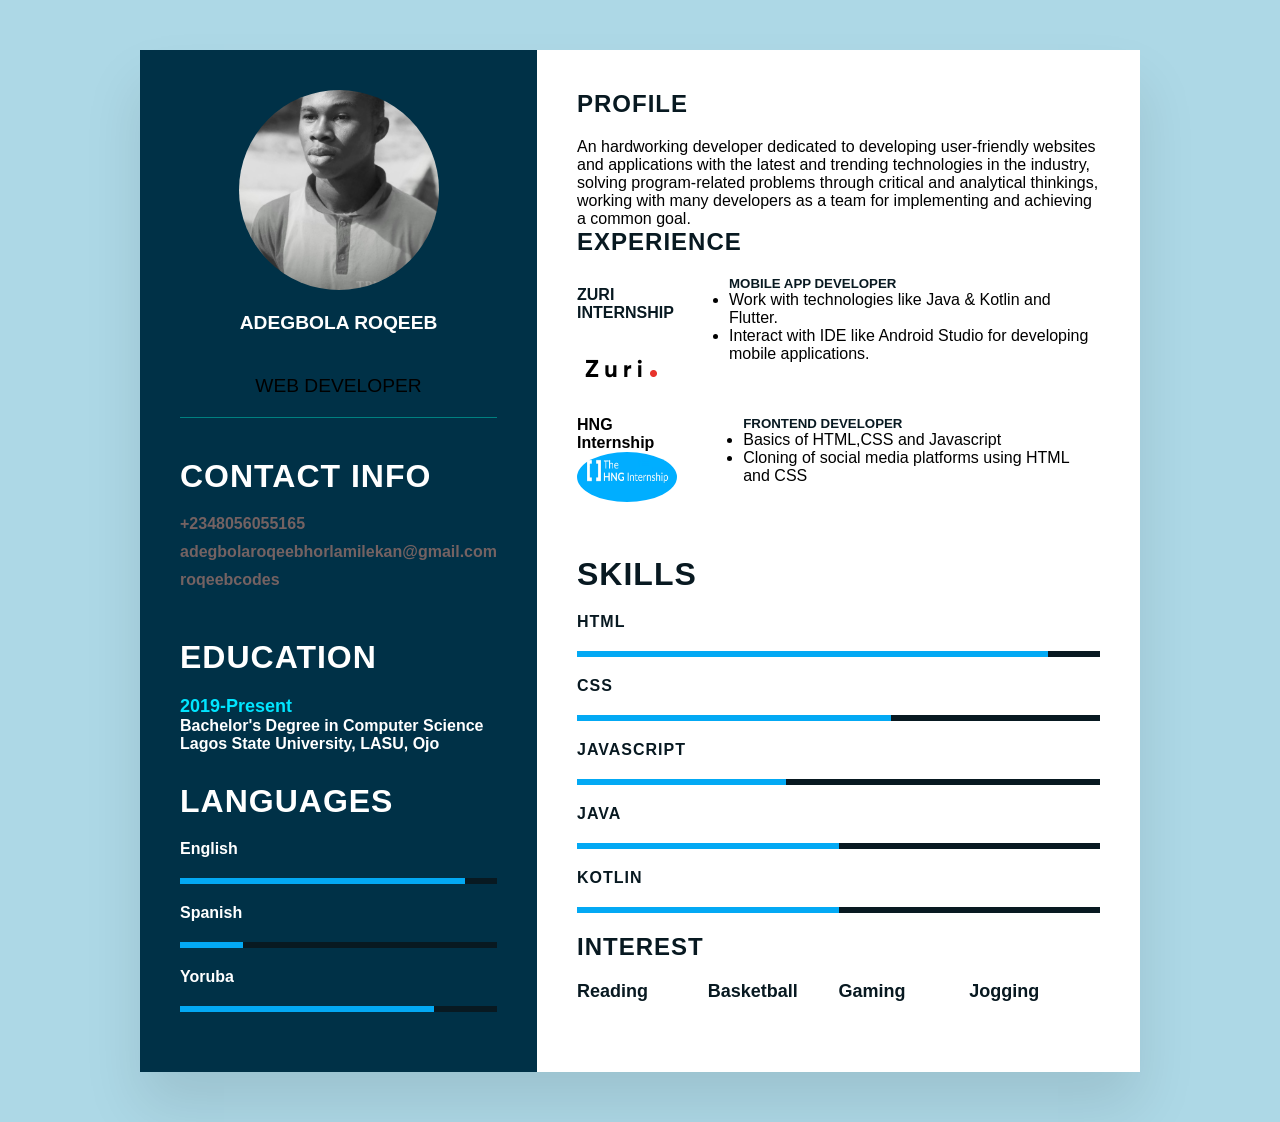
<file: index.html>
<!DOCTYPE html>
<html lang="en">
<head>
    <meta charset="UTF-8">
    <meta http-equiv="X-UA-Compatible" content="IE=edge">
    <meta name="viewport" content="width=device-width, initial-scale=1.0">
    <link href="index.css" rel="stylesheet">
   <!-- <link href="css/bootstrap.min.css" rel="stylesheet">
    <link rel="stylesheet" href="https://maxcdn.bootstrapcdn.com/bootstrap/4.5.2/css/bootstrap.min.css">
    <script src="https://ajax.googleapis.com/ajax/libs/jquery/3.5.1/jquery.min.js"></script>
    <script src="https://maxcdn.bootstrapcdn.com/bootstrap/4.5.2/js/bootstrap.min.js"></script>
    <script src="https://kit.fontawesome.com/86f67af119.js" crossorigin="anonymous"></script>
    <script src="https://use.fontawesome.com/a749ea32d5.js"></script>
-->
    <title>Resume Page</title>
</head>
<body>
    <div class="container">
        <div class="left-side">
            <div class="profile-text">
     <div class="profile-img">
          <img src="profimg.jpg" alt="">
          
      </div> 
      <h2>Adegbola Roqeeb</h2><br><span>Web Developer</span>
    </div>  

    <div class="contact-info">
        <h1 class="title">Contact Info</h1>

        <ul>
            <li>
                <span class="icon"></span>
                <span class="text">+2348056055165</span>
            </li>
            <li>
                <span class="icon"></span>
                <span class="text">adegbolaroqeebhorlamilekan@gmail.com</span>
            </li>
            <li>
                <span class="icon"></span>
                <span class="text">roqeebcodes</span>
            </li>
        </ul>
    </div>

    <div class="education">
        <h1 class="title">Education</h1>

        <ul>
            <li>
                <h5>2019-Present</h5>
                <h4>Bachelor's Degree in Computer Science</h4>
                <h4>Lagos State University, LASU, Ojo</h4>
            </li>
            
        </ul>
    </div>

    <div class="lang">
    <h1 class="title">LANGUAGES</h1>
<ul>
  <li><span class="text">English</span>   
       <span class="percent">
             <div style="width: 90%;"></div>
       </span>
  </li>

  
  <li><span class="text">Spanish</span>   
       <span class="percent">
             <div style="width: 20%;"></div>
       </span>
  </li>

  <li><span class="text">Yoruba</span>   
    <span class="percent">
          <div style="width: 80%;"></div>
    </span>
</li>
</ul>
</div>
   
<!--RIGHT SIDE CONTAINER-->



</div>


    <div class="right-side">
        <div class="about">
            <h2 class="title2">Profile</h2>
            <p>
                An hardworking developer dedicated to developing user-friendly websites 
                and applications with the latest and trending technologies in the industry, 
                solving program-related problems through critical and analytical thinkings, 
                working with many developers as a team for implementing and achieving a common goal.
            </p>

        </div>

        <div class="about">
            <h2 class="title2">Experience</h2>
            <div class="box">
                <div class="comp">
                    <h4>Zuri Internship</h4>
                    <div class="comp-logo"><a href="https://internship.zuri.team"><img src="zuri.png" alt=""></a></div>
                
                </div>
                
                
                <div class="role-text">
                    <h5>Mobile App Developer</h5>
                    <div class="text"><ul><li>Work with technologies like Java & Kotlin and Flutter.</li></ul>
                        <ul><li>Interact with IDE like Android Studio for developing mobile applications.</li></ul>
                    </div>
                </div>
            </div>

            <div class="box2">
                <div class="comp">
                    <h4>HNG Internship</h4>
                    <div class="comp-logo"><a href="https://hng.tech"><img src="index.png" alt=""></a></div>
                
                </div>
                
                
                <div class="role-text">
                    <h5>Frontend Developer</h5>
                    <div class="text"><ul><li>Basics of HTML,CSS and Javascript</li></ul>
                        <ul><li>Cloning of social media platforms using HTML and CSS</li></ul></div>
                </div>
            </div>

            <div class="skills">
                <h1 class="title">Skills</h1>
            <ul>
              <li><span class="text">HTML</span>   
                   <span class="percent">
                         <div style="width: 90%;"></div>
                   </span>
              </li>
            
              
              <li><span class="text">CSS</span>   
                   <span class="percent">
                         <div style="width: 60%;"></div>
                   </span>
              </li>
            
              <li><span class="text">JAVASCRIPT</span>   
                <span class="percent">
                      <div style="width: 40%;"></div>
                </span>
            </li>
            <li><span class="text">JAVA</span>   
                <span class="percent">
                      <div style="width: 50%;"></div>
                </span>
            </li>
            <li><span class="text">KOTLIN</span>   
                <span class="percent">
                      <div style="width: 50%;"></div>
                </span>
            </li>
            </ul>
            </div>

            <div class="interest">
                <h2>interest</h2>
                <div class="text">
                    <ul>
                        <li>Reading</li>
                        <li>Basketball</li>
                        <li>Gaming</li>
                        <li>Jogging</li>
                    </ul>
                </div>
            </div>
   
        </div>

    </div>
</div>
</body>
</html>
</file>
<file: index.css>
*{
    margin:0;
    padding:0;
    box-sizing:border-box;
    font-family: sans-serif;
}
body{
    background-color:lightblue ;
    display: flex;
    justify-content: center;
    min-height: 100vh;
    align-items: center;
}

.container {
    width: 100%;
    max-width: 1000px;
    min-height: 1000px;
    background: #fff;
    display: grid;
    grid-template-columns: 1fr 2fr;
    margin: 50px;
    position:relative;
    box-shadow: 0 35px 55px rgba(0, 0, 0, 0.1);
}
.container .left-side{
    position: relative;
    background: #003147;
    padding: 40px;
}

.profile-text{
    position: relative;
    display: flex;
    flex-direction: column;
    align-items: center;
    padding-bottom: 20px;
    border-bottom: 1px solid teal;
}
.profile-text .profile-img{
    position: relative;
    width: 200px;
    height: 200px;
    border-radius: 50%;
    overflow: hidden;
}
.profile-text .profile-img img{
    position: relative;
    top: 0;
    left: 0;
    width: 100%;
    height: 100%;
    object-fit: cover;
}
.profile-text h2{
    color:#fff;
    font-size: 1.2em;
    margin-top: 20px;
    text-transform: uppercase;
    text-align: center;
    font-weight: 600;
    line-height: 1.4em;
}

.profile-text  span{
    font-size: 1.2em;
    font-weight: 100;
    margin-top: 20px;
    text-transform: uppercase;
}
.contact-info{
    padding-top: 40px;
}
.title{
    color: #fff;
    text-transform: uppercase;
    font-weight: 600;
    letter-spacing: 1px;
    margin-bottom: 20px;
}
.contact-info ul{
    position: relative;
}
.contact-info ul li{
    position: relative;
    list-style-type: none;
    margin: 10px 0;
}
.contact-info ul li span{
    color: rgb(116, 98, 98);
    font-weight: 600;
}
.education{
    padding-top:40px;
    padding-bottom: 30px;
}
.education ul{
    position: relative;
    list-style-type: none;
}
.education ul h4{
    position: relative;
    color: #fff;
    font-weight: 600;
    
}
.education ul li h5{
    position: relative;
    color: rgb(0, 229, 255);
    font-weight: 600;
    font-size: large;
}
.percent{
    position: relative;
    width: 100%;
    background: #081921;
    height: 6px;
    display: block;
    margin-top: 5px;
}
.percent div{
    position: absolute;
    top: 0;
    left: 0;
    height: 100%;
    background: #03a9f4;
}

.lang ul li{
    list-style-type: none;
    margin-bottom: 20px;
}
.lang li span{
    color: #fff;
    margin:20px 0px 20px 0px;
    font-weight: 600;
    }









.container .right-side{
    position: relative;
    background: #fff;
    padding:40px;
}
.about .title2{
    color: #081921;
    text-transform: uppercase;
    font-weight: 600;
    letter-spacing: 1px;
    margin-bottom: 20px;
}
.about .title2 p{
margin-bottom: 30px;
}
.about .box{
    display: flex;
    flex-direction: row;
    justify-content: space-around;
}
.about .title2 p{
    color: #081921;
    font-size: x-large;
    line-height: 1em;
    margin-bottom: 40px;
}


 .box .comp-logo {
    float:left;
    position: relative;
    margin-left: 0px;
}
 .box .comp-logo img{
    height: 90px;
    position: relative;
    padding-left: 0px;
    margin-left: 0%;
    
}
.box h4{
    margin: 10px 0px 0px 0px;
    color: #081921;
    font-weight: 600;
    text-transform: uppercase;
}
.box .comp{
    display: block;
    position: relative;
}
.box .role-text{
    margin-left: 50px;
    margin-top: 0;
    position: relative;
}
.role-text h5{
    color: #081921;
    font-weight: 600;
    text-transform: uppercase;
}
.about .box2{
    display: flex;
    flex-direction: row;
    justify-content: space-around;
    
}
.box2 .comp-logo {
    float:left;
    position: relative;
    margin-left: 0px;
}
 .box2 .comp-logo img{
    height: 50px;
    position: relative;
    padding-left: 0px;
    margin-left: 0%;
    border-radius:60%;
    width: 100px;
    
 }
 .box2 .role-text{
    display: block;
    position: relative;
    margin-left: 60px;
    margin-top: 0;
    
 }
 .about .box2 .title2 h2{
    margin-top:  50px ;
    color: red;
    font-weight: 600;
    text-transform: uppercase;
 }

 .skills ul li{
    list-style-type: none;
    margin-bottom: 20px;
}
.skills li span{
    color: #fff;
    margin:20px 0px 20px 0px;
    font-weight: 600;
    }
    .about .skills  .text{
        color: #081921;
        text-transform: capitalize;
        font-weight: 600;
        letter-spacing: 1px;
        margin-bottom: 20px;
    }
    .about .skills h1{
     color: #081921;
    text-transform: uppercase;
    font-weight: 600;
    letter-spacing: 1px;
    margin-bottom: 20px;
    margin-top: 50px;
    }
    .about .interest ul{
        display: grid;
        grid-template-columns: repeat(4, 1fr);
        
    }

    .about .interest h2{
        color: #081921;
       text-transform: uppercase;
       font-weight: 600;
       letter-spacing: 1px;
       margin-bottom: 20px;
       }
       .about .interest ul li{
        color: #081921;
        list-style-type: none;
        margin-bottom: 20px;
        font-weight: 700;
        font-size: large;
       }
</file>
<file: res.css>
*{
    margin:0;
    padding:0;
    box-sizing:border-box;
    font-family: sans-serif;
}
body{
    background-color:lightblue ;
    display: flex;
    justify-content: center;
    min-height: 100vh;
    align-items: center;
}

.container {
    width: 100%;
    max-width: 1000px;
    min-height: 1000px;
    background: #fff;
    display: grid;
    grid-template-columns: 1fr 2fr;
    margin: 50px;
    position:relative;
    box-shadow: 0 35px 55px rgba(0, 0, 0, 0.1);
}
.container .left-side{
    position: relative;
    background: #003147;
    padding: 40px;
}

.profile-text{
    position: relative;
    display: flex;
    flex-direction: column;
    align-items: center;
    padding-bottom: 20px;
    border-bottom: 1px solid teal;
}
.profile-text .profile-img{
    position: relative;
    width: 200px;
    height: 200px;
    border-radius: 50%;
    overflow: hidden;
}
.profile-text .profile-img img{
    position: relative;
    top: 0;
    left: 0;
    width: 100%;
    height: 100%;
    object-fit: cover;
}
.profile-text h2{
    color:#fff;
    font-size: 1.2em;
    margin-top: 20px;
    text-transform: uppercase;
    text-align: center;
    font-weight: 600;
    line-height: 1.4em;
}

.profile-text  span{
    font-size: 1.2em;
    font-weight: 100;
    margin-top: 20px;
    text-transform: uppercase;
}
.contact-info{
    padding-top: 40px;
}
.title{
    color: #fff;
    text-transform: uppercase;
    font-weight: 600;
    letter-spacing: 1px;
    margin-bottom: 20px;
}
.contact-info ul{
    position: relative;
}
.contact-info ul li{
    position: relative;
    list-style-type: none;
    margin: 10px 0;
}
.contact-info ul li span{
    color: rgb(116, 98, 98);
    font-weight: 600;
}
.education{
    padding-top:40px;
    padding-bottom: 30px;
}
.education ul{
    position: relative;
    list-style-type: none;
}
.education ul h4{
    position: relative;
    color: #fff;
    font-weight: 600;
    
}
.education ul li h5{
    position: relative;
    color: rgb(0, 229, 255);
    font-weight: 600;
    font-size: large;
}
.percent{
    position: relative;
    width: 100%;
    background: #081921;
    height: 6px;
    display: block;
    margin-top: 5px;
}
.percent div{
    position: absolute;
    top: 0;
    left: 0;
    height: 100%;
    background: #03a9f4;
}

.lang ul li{
    list-style-type: none;
    margin-bottom: 20px;
}
.lang li span{
    color: #fff;
    margin:20px 0px 20px 0px;
    font-weight: 600;
    }









.container .right-side{
    position: relative;
    background: #fff;
    padding:40px;
}
.about .title2{
    color: #081921;
    text-transform: uppercase;
    font-weight: 600;
    letter-spacing: 1px;
    margin-bottom: 20px;
}
.about .title2 p{
margin-bottom: 30px;
}
.about .box{
    display: flex;
    flex-direction: row;
    justify-content: space-around;
}
.about .title2 p{
    color: #081921;
    font-size: x-large;
    line-height: 1em;
    margin-bottom: 40px;
}


 .box .comp-logo {
    float:left;
    position: relative;
    margin-left: 0px;
}
 .box .comp-logo img{
    height: 90px;
    position: relative;
    padding-left: 0px;
    margin-left: 0%;
    
}
.box h4{
    margin: 10px 0px 0px 0px;
    color: #081921;
    font-weight: 600;
    text-transform: uppercase;
}
.box .comp{
    display: block;
    position: relative;
}
.box .role-text{
    margin-left: 50px;
    margin-top: 0;
    position: relative;
}
.role-text h5{
    color: #081921;
    font-weight: 600;
    text-transform: uppercase;
}
.about .box2{
    display: flex;
    flex-direction: row;
    justify-content: space-around;
    
}
.box2 .comp-logo {
    float:left;
    position: relative;
    margin-left: 0px;
}
 .box2 .comp-logo img{
    height: 50px;
    position: relative;
    padding-left: 0px;
    margin-left: 0%;
    border-radius:60%;
    width: 100px;
    
 }
 .box2 .role-text{
    display: block;
    position: relative;
    margin-left: 60px;
    margin-top: 0;
    
 }
 .about .box2 .title2 h2{
    margin-top:  50px ;
    color: red;
    font-weight: 600;
    text-transform: uppercase;
 }

 .skills ul li{
    list-style-type: none;
    margin-bottom: 20px;
}
.skills li span{
    color: #fff;
    margin:20px 0px 20px 0px;
    font-weight: 600;
    }
    .about .skills  .text{
        color: #081921;
        text-transform: capitalize;
        font-weight: 600;
        letter-spacing: 1px;
        margin-bottom: 20px;
    }
    .about .skills h1{
     color: #081921;
    text-transform: uppercase;
    font-weight: 600;
    letter-spacing: 1px;
    margin-bottom: 20px;
    margin-top: 50px;
    }
    .about .interest ul{
        display: grid;
        grid-template-columns: repeat(4, 1fr);
        
    }

    .about .interest h2{
        color: #081921;
       text-transform: uppercase;
       font-weight: 600;
       letter-spacing: 1px;
       margin-bottom: 20px;
       }
       .about .interest ul li{
        color: #081921;
        list-style-type: none;
        margin-bottom: 20px;
        font-weight: 700;
        font-size: large;
       }
</file>
